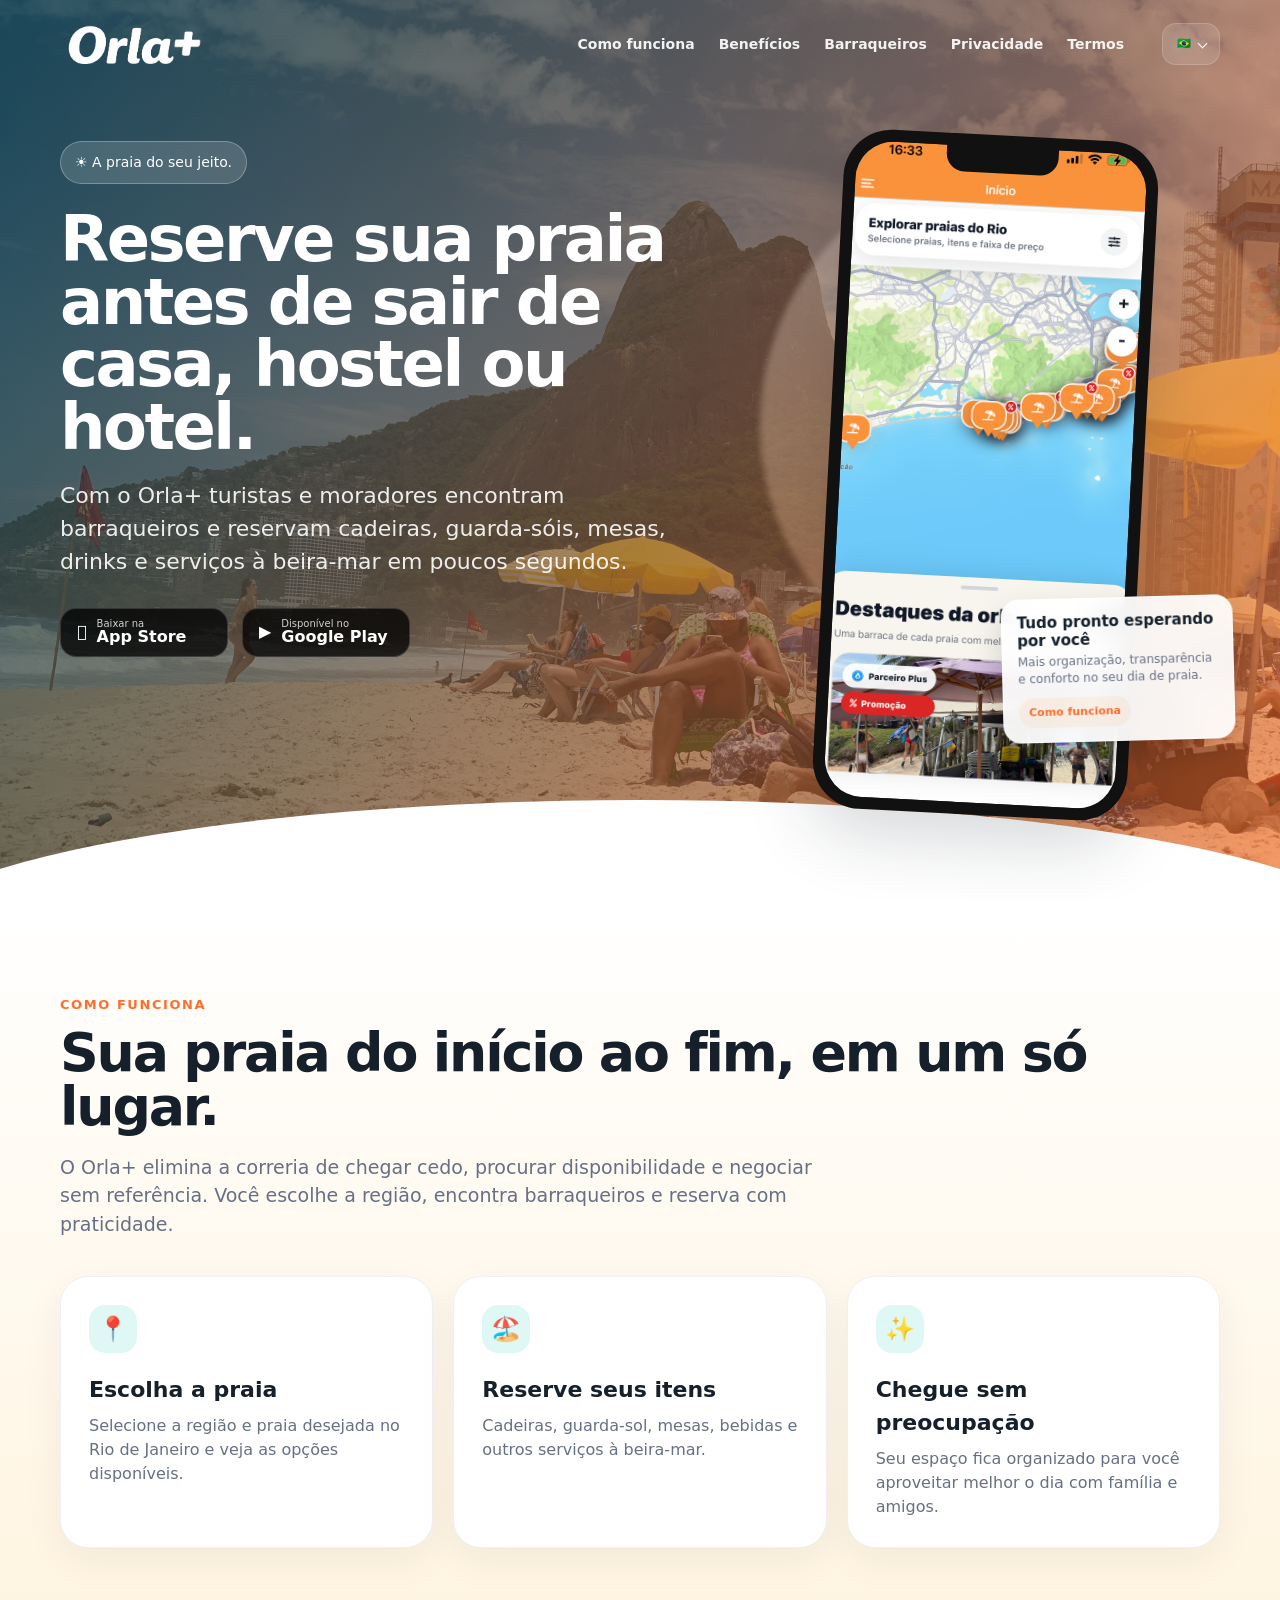
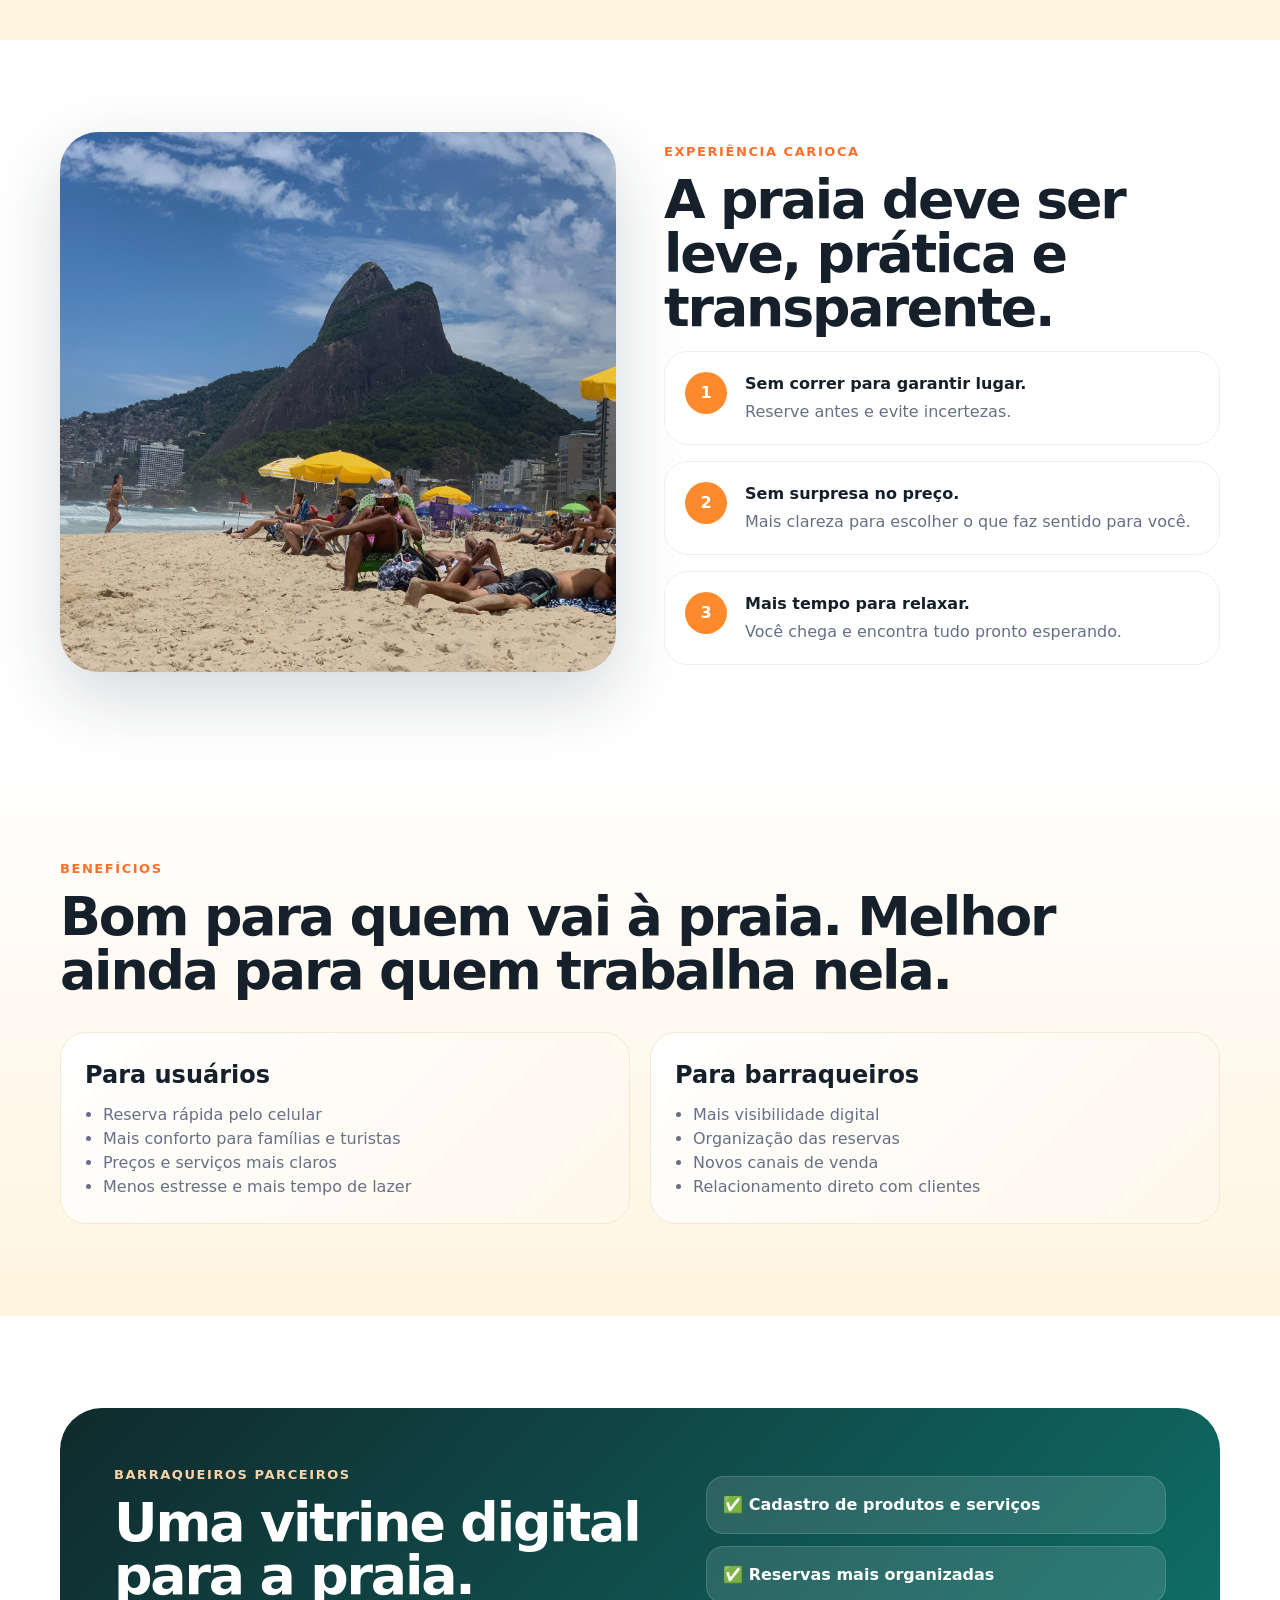
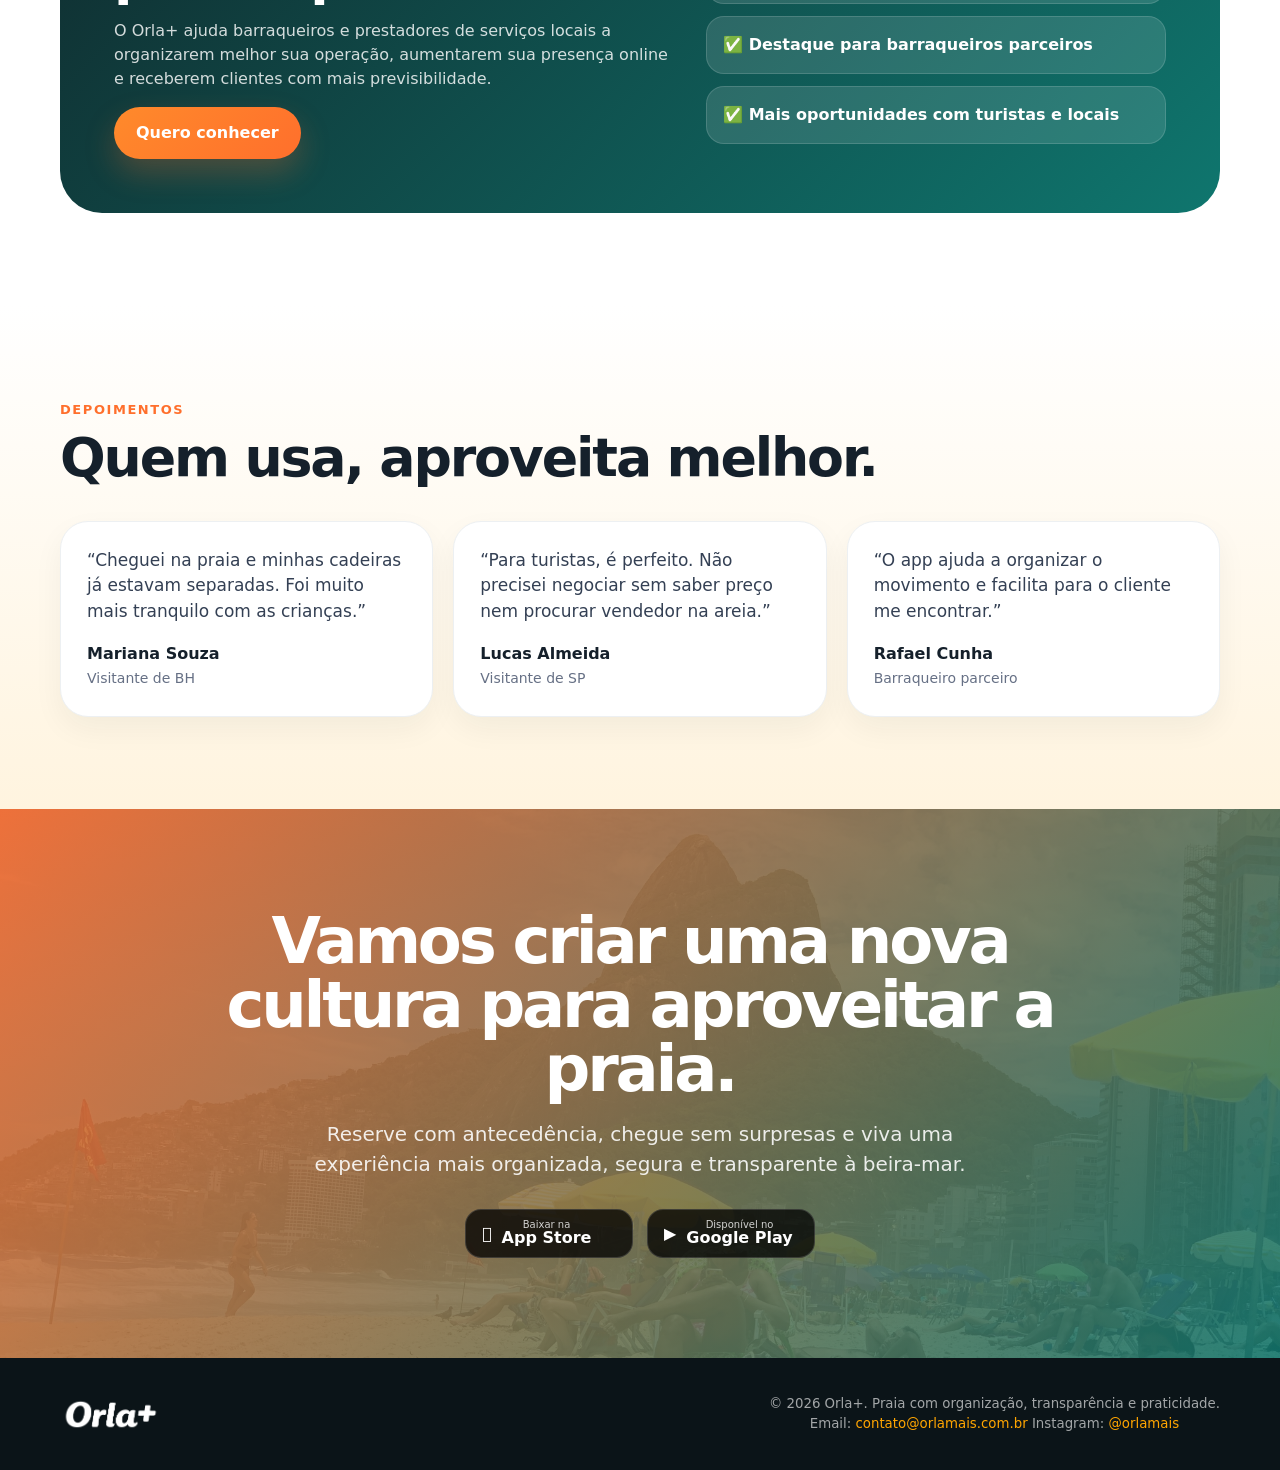
<file: index.html>
<!doctype html>
<html lang="pt-BR">
<head>
  <meta charset="utf-8" />
  <meta name="viewport" content="width=device-width, initial-scale=1" />
  <title>Orla+ | Reserve sua praia antes de sair de casa</title>
  <meta id="meta-description" name="description" content="Orla+ conecta turistas e moradores do Rio de Janeiro a barraqueiros para reservar cadeiras, guarda-sóis, mesas, drinks e serviços à beira-mar com mais praticidade." />
  <meta name="robots" content="index,follow" />
  <link rel="canonical" href="https://www.orlamais.com.br/" />
  <link rel="icon" type="image/svg+xml" href="./assets/logo-orlamais.svg" />
  <meta property="og:locale" content="pt_BR" />
  <meta property="og:site_name" content="Orla+" />
  <meta property="og:type" content="website" />
  <meta property="og:title" content="Orla+ | Reserve sua praia antes de sair de casa" />
  <meta property="og:description" content="Reserve cadeiras, guarda-sóis, mesas, drinks e serviços de praia no Rio de Janeiro com mais organização, transparência e praticidade." />
  <meta property="og:url" content="https://www.orlamais.com.br/" />
  <meta property="og:image" content="https://www.orlamais.com.br/assets/social-preview.png" />
  <meta property="og:image:width" content="1734" />
  <meta property="og:image:height" content="907" />
  <meta property="og:image:alt" content="Praia do Rio de Janeiro com identidade visual do Orla+" />
  <meta name="twitter:card" content="summary_large_image" />
  <meta name="twitter:title" content="Orla+ | Reserve sua praia antes de sair de casa" />
  <meta name="twitter:description" content="Reserve cadeiras, guarda-sóis, mesas, drinks e serviços de praia no Rio de Janeiro com mais organização, transparência e praticidade." />
  <meta name="twitter:image" content="https://www.orlamais.com.br/assets/social-preview.png" />
  <link rel="stylesheet" href="./styles.css" />
  <script type="application/ld+json">
    {
      "@context": "https://schema.org",
      "@graph": [
        {
          "@type": "Organization",
          "@id": "https://www.orlamais.com.br/#organization",
          "name": "Orla+",
          "url": "https://www.orlamais.com.br/",
          "logo": "https://www.orlamais.com.br/assets/logo-orlamais.svg",
          "email": "contato@orlamais.com.br"
        },
        {
          "@type": "WebSite",
          "@id": "https://www.orlamais.com.br/#website",
          "url": "https://www.orlamais.com.br/",
          "name": "Orla+",
          "publisher": {
            "@id": "https://www.orlamais.com.br/#organization"
          },
          "inLanguage": "pt-BR"
        },
        {
          "@type": "SoftwareApplication",
          "name": "Orla+",
          "applicationCategory": "TravelApplication",
          "operatingSystem": "iOS, Android",
          "description": "Aplicativo para reservar cadeiras, guarda-sóis, mesas, drinks e serviços de praia no Rio de Janeiro.",
          "url": "https://www.orlamais.com.br/",
          "downloadUrl": "https://apps.apple.com/br/app/orla/id6759345804",
          "sameAs": [
            "https://apps.apple.com/br/app/orla/id6759345804",
            "https://play.google.com/store/apps/details?id=com.pedropolisenso.orlaplus"
          ],
          "offers": {
            "@type": "Offer",
            "price": "0",
            "priceCurrency": "BRL"
          }
        }
      ]
    }
  </script>
</head>
<body class="landing-page">
  <header class="site-header site-header--overlay">
    <div class="container nav">
      <a class="brand" href="#top"><img src="./assets/app-white-logo.png" alt="Orla+" /></a>
      <nav class="nav-links nav-links--light" id="primary-nav" aria-label="Principal">
        <a href="#como-funciona" data-i18n="nav.howItWorks">Como funciona</a>
        <a href="#beneficios" data-i18n="nav.benefits">Benefícios</a>
        <a href="#barraqueiros" data-i18n="nav.vendors">Barraqueiros</a>
        <a href="./privacy.html" data-i18n="nav.privacy">Privacidade</a>
        <a href="./terms.html" data-i18n="nav.terms">Termos</a>
      </nav>
      <div class="nav-actions">
        <div class="language-switcher" data-language-switcher>
          <button
            class="language-switcher__toggle"
            type="button"
            aria-expanded="false"
            aria-controls="language-menu"
            aria-label="Selecionar idioma"
          >
            <span class="language-switcher__current" aria-hidden="true">🇧🇷</span>
            <span class="language-switcher__caret" aria-hidden="true"></span>
          </button>
          <div class="language-switcher__menu" id="language-menu" aria-label="Idioma">
            <button class="language-switcher__button is-active" type="button" data-lang="pt-BR" aria-label="Português" title="Português">🇧🇷</button>
            <button class="language-switcher__button" type="button" data-lang="en" aria-label="English" title="English">🇺🇸</button>
            <button class="language-switcher__button" type="button" data-lang="es" aria-label="Español" title="Español">🇪🇸</button>
          </div>
        </div>
        <button class="nav-toggle" type="button" aria-expanded="false" aria-controls="primary-nav" aria-label="Abrir menu">
          <span></span>
          <span></span>
          <span></span>
        </button>
      </div>
    </div>
  </header>
  <main id="top">
    <section class="hero hero--home">
      <div class="container hero-grid">
        <div class="hero-copy reveal">
          <span class="pill" data-i18n="hero.pill">☀️ A praia do seu jeito.</span>
          <h1 class="hero-title" data-i18n="hero.title">Reserve sua praia antes de sair de casa, hostel ou hotel.</h1>
          <p class="hero-subtitle" data-i18n="hero.subtitle">Com o Orla+ turistas e moradores encontram barraqueiros e reservam cadeiras, guarda-sóis, mesas, drinks e serviços à beira-mar em poucos segundos.</p>
          <div class="hero-actions" id="baixar">
            <a class="store" href="https://apps.apple.com/br/app/orla/id6759345804" target="_blank" rel="noreferrer">
              <span></span>
              <span><small data-i18n="stores.appStoreSmall">Baixar na</small><strong data-i18n="stores.appStore">App Store</strong></span>
            </a>
            <a class="store" href="https://play.google.com/store/apps/details?id=com.pedropolisenso.orlaplus" target="_blank" rel="noreferrer">
              <span>▶</span>
              <span><small data-i18n="stores.googlePlaySmall">Disponível no</small><strong data-i18n="stores.googlePlay">Google Play</strong></span>
            </a>
          </div>
        </div>
        <div class="phone-wrap reveal">
          <div class="blob"></div>
          <div class="phone"><img src="./assets/print-regions.jpg" alt="Tela do aplicativo Orla+ mostrando regiões de praia" data-i18n="hero.phoneAlt" data-i18n-attr="alt" /></div>
          <div class="floating-card">
            <strong data-i18n="hero.cardTitle">Tudo pronto esperando por você</strong>
            <span data-i18n="hero.cardText">Mais organização, transparência e conforto no seu dia de praia.</span>
            <a class="floating-card__cta" href="#como-funciona" data-i18n="hero.cardCta">Como funciona</a>
          </div>
        </div>
      </div>
    </section>
    <section class="section section--soft" id="como-funciona">
      <div class="container">
        <span class="eyebrow reveal" data-i18n="howItWorks.eyebrow">Como funciona</span>
        <h2 class="reveal" data-i18n="howItWorks.title">Sua praia do início ao fim, em um só lugar.</h2>
        <p class="lead reveal" data-i18n="howItWorks.lead">O Orla+ elimina a correria de chegar cedo, procurar disponibilidade e negociar sem referência. Você escolhe a região, encontra barraqueiros e reserva com praticidade.</p>
        <div class="cards">
          <div class="card reveal"><div class="icon">📍</div><h3 data-i18n="howItWorks.card1Title">Escolha a praia</h3><p data-i18n="howItWorks.card1Text">Selecione a região e praia desejada no Rio de Janeiro e veja as opções disponíveis.</p></div>
          <div class="card reveal"><div class="icon">🏖️</div><h3 data-i18n="howItWorks.card2Title">Reserve seus itens</h3><p data-i18n="howItWorks.card2Text">Cadeiras, guarda-sol, mesas, bebidas e outros serviços à beira-mar.</p></div>
          <div class="card reveal"><div class="icon">✨</div><h3 data-i18n="howItWorks.card3Title">Chegue sem preocupação</h3><p data-i18n="howItWorks.card3Text">Seu espaço fica organizado para você aproveitar melhor o dia com família e amigos.</p></div>
        </div>
      </div>
    </section>
    <section class="section">
      <div class="container split">
        <div class="beach-photo reveal" role="img" aria-label="Praia do Rio de Janeiro ensolarada" data-i18n="experience.photoAlt" data-i18n-attr="aria-label"></div>
        <div class="reveal">
          <span class="eyebrow" data-i18n="experience.eyebrow">Experiência carioca</span>
          <h2 data-i18n="experience.title">A praia deve ser leve, prática e transparente.</h2>
          <div class="steps">
            <div class="step"><div class="num">1</div><div><strong data-i18n="experience.step1Title">Sem correr para garantir lugar.</strong><span data-i18n="experience.step1Text">Reserve antes e evite incertezas.</span></div></div>
            <div class="step"><div class="num">2</div><div><strong data-i18n="experience.step2Title">Sem surpresa no preço.</strong><span data-i18n="experience.step2Text">Mais clareza para escolher o que faz sentido para você.</span></div></div>
            <div class="step"><div class="num">3</div><div><strong data-i18n="experience.step3Title">Mais tempo para relaxar.</strong><span data-i18n="experience.step3Text">Você chega e encontra tudo pronto esperando.</span></div></div>
          </div>
        </div>
      </div>
    </section>
    <section class="section section--soft" id="beneficios">
      <div class="container">
        <span class="eyebrow reveal" data-i18n="benefits.eyebrow">Benefícios</span>
        <h2 class="reveal" data-i18n="benefits.title">Bom para quem vai à praia. Melhor ainda para quem trabalha nela.</h2>
        <div class="benefits">
          <div class="benefit reveal"><h3 data-i18n="benefits.usersTitle">Para usuários</h3><ul><li data-i18n="benefits.user1">Reserva rápida pelo celular</li><li data-i18n="benefits.user2">Mais conforto para famílias e turistas</li><li data-i18n="benefits.user3">Preços e serviços mais claros</li><li data-i18n="benefits.user4">Menos estresse e mais tempo de lazer</li></ul></div>
          <div class="benefit reveal"><h3 data-i18n="benefits.vendorsTitle">Para barraqueiros</h3><ul><li data-i18n="benefits.vendor1">Mais visibilidade digital</li><li data-i18n="benefits.vendor2">Organização das reservas</li><li data-i18n="benefits.vendor3">Novos canais de venda</li><li data-i18n="benefits.vendor4">Relacionamento direto com clientes</li></ul></div>
        </div>
      </div>
    </section>
    <section class="section" id="barraqueiros">
      <div class="container vendor reveal">
        <div>
          <span class="eyebrow eyebrow--warm" data-i18n="vendors.eyebrow">Barraqueiros parceiros</span>
          <h2 data-i18n="vendors.title">Uma vitrine digital para a praia.</h2>
          <p data-i18n="vendors.text">O Orla+ ajuda barraqueiros e prestadores de serviços locais a organizarem melhor sua operação, aumentarem sua presença online e receberem clientes com mais previsibilidade.</p>
          <a class="btn" href="#baixar" data-i18n="vendors.cta">Quero conhecer</a>
        </div>
        <div class="vendor-list">
          <div data-i18n="vendors.list1">✅ Cadastro de produtos e serviços</div>
          <div data-i18n="vendors.list2">✅ Reservas mais organizadas</div>
          <div data-i18n="vendors.list3">✅ Destaque para barraqueiros parceiros</div>
          <div data-i18n="vendors.list4">✅ Mais oportunidades com turistas e locais</div>
        </div>
      </div>
    </section>
    <section class="section section--soft">
      <div class="container">
        <span class="eyebrow reveal" data-i18n="testimonials.eyebrow">Depoimentos</span>
        <h2 class="reveal" data-i18n="testimonials.title">Quem usa, aproveita melhor.</h2>
        <div class="testimonials">
          <div class="quote reveal"><p data-i18n="testimonials.quote1">“Cheguei na praia e minhas cadeiras já estavam separadas. Foi muito mais tranquilo com as crianças.”</p><strong>Mariana Souza</strong><span data-i18n="testimonials.role1">Visitante de BH</span></div>
          <div class="quote reveal"><p data-i18n="testimonials.quote2">“Para turistas, é perfeito. Não precisei negociar sem saber preço nem procurar vendedor na areia.”</p><strong>Lucas Almeida</strong><span data-i18n="testimonials.role2">Visitante de SP</span></div>
          <div class="quote reveal"><p data-i18n="testimonials.quote3">“O app ajuda a organizar o movimento e facilita para o cliente me encontrar.”</p><strong>Rafael Cunha</strong><span data-i18n="testimonials.role3">Barraqueiro parceiro</span></div>
        </div>
      </div>
    </section>
    <section class="cta">
      <div class="container reveal">
        <h2 data-i18n="closing.title">Vamos criar uma nova cultura para aproveitar a praia.</h2>
        <p data-i18n="closing.text">Reserve com antecedência, chegue sem surpresas e viva uma experiência mais organizada, segura e transparente à beira-mar.</p>
        <div class="hero-actions hero-actions--center">
          <a class="store" href="https://apps.apple.com/br/app/orla/id6759345804" target="_blank" rel="noreferrer">
            <span></span>
            <span><small data-i18n="stores.appStoreSmall">Baixar na</small><strong data-i18n="stores.appStore">App Store</strong></span>
          </a>
          <a class="store" href="https://play.google.com/store/apps/details?id=com.pedropolisenso.orlaplus" target="_blank" rel="noreferrer">
            <span>▶</span>
            <span><small data-i18n="stores.googlePlaySmall">Disponível no</small><strong data-i18n="stores.googlePlay">Google Play</strong></span>
          </a>
        </div>
      </div>
    </section>
  </main>
  <footer>
    <div class="container foot">
      <img src="./assets/app-white-logo.png" alt="Orla+" />
      <small style="text-align: center;"><span data-i18n="footer.copy">© 2026 Orla+. Praia com organização, transparência e praticidade.</span>
        <br>
        <span data-i18n="footer.emailLabel">Email:</span> <a style="color: orange;" href="mailto:contato@orlamais.com.br">contato@orlamais.com.br</a>
        <span data-i18n="footer.instagramLabel">Instagram:</span> <a style="color: orange;" href="https://www.instagram.com/orlamais" target="_blank" rel="noreferrer">@orlamais</a>
      </small>
    </div>
  </footer>
  <script src="./script.js"></script>
</body>
</html>
</file>
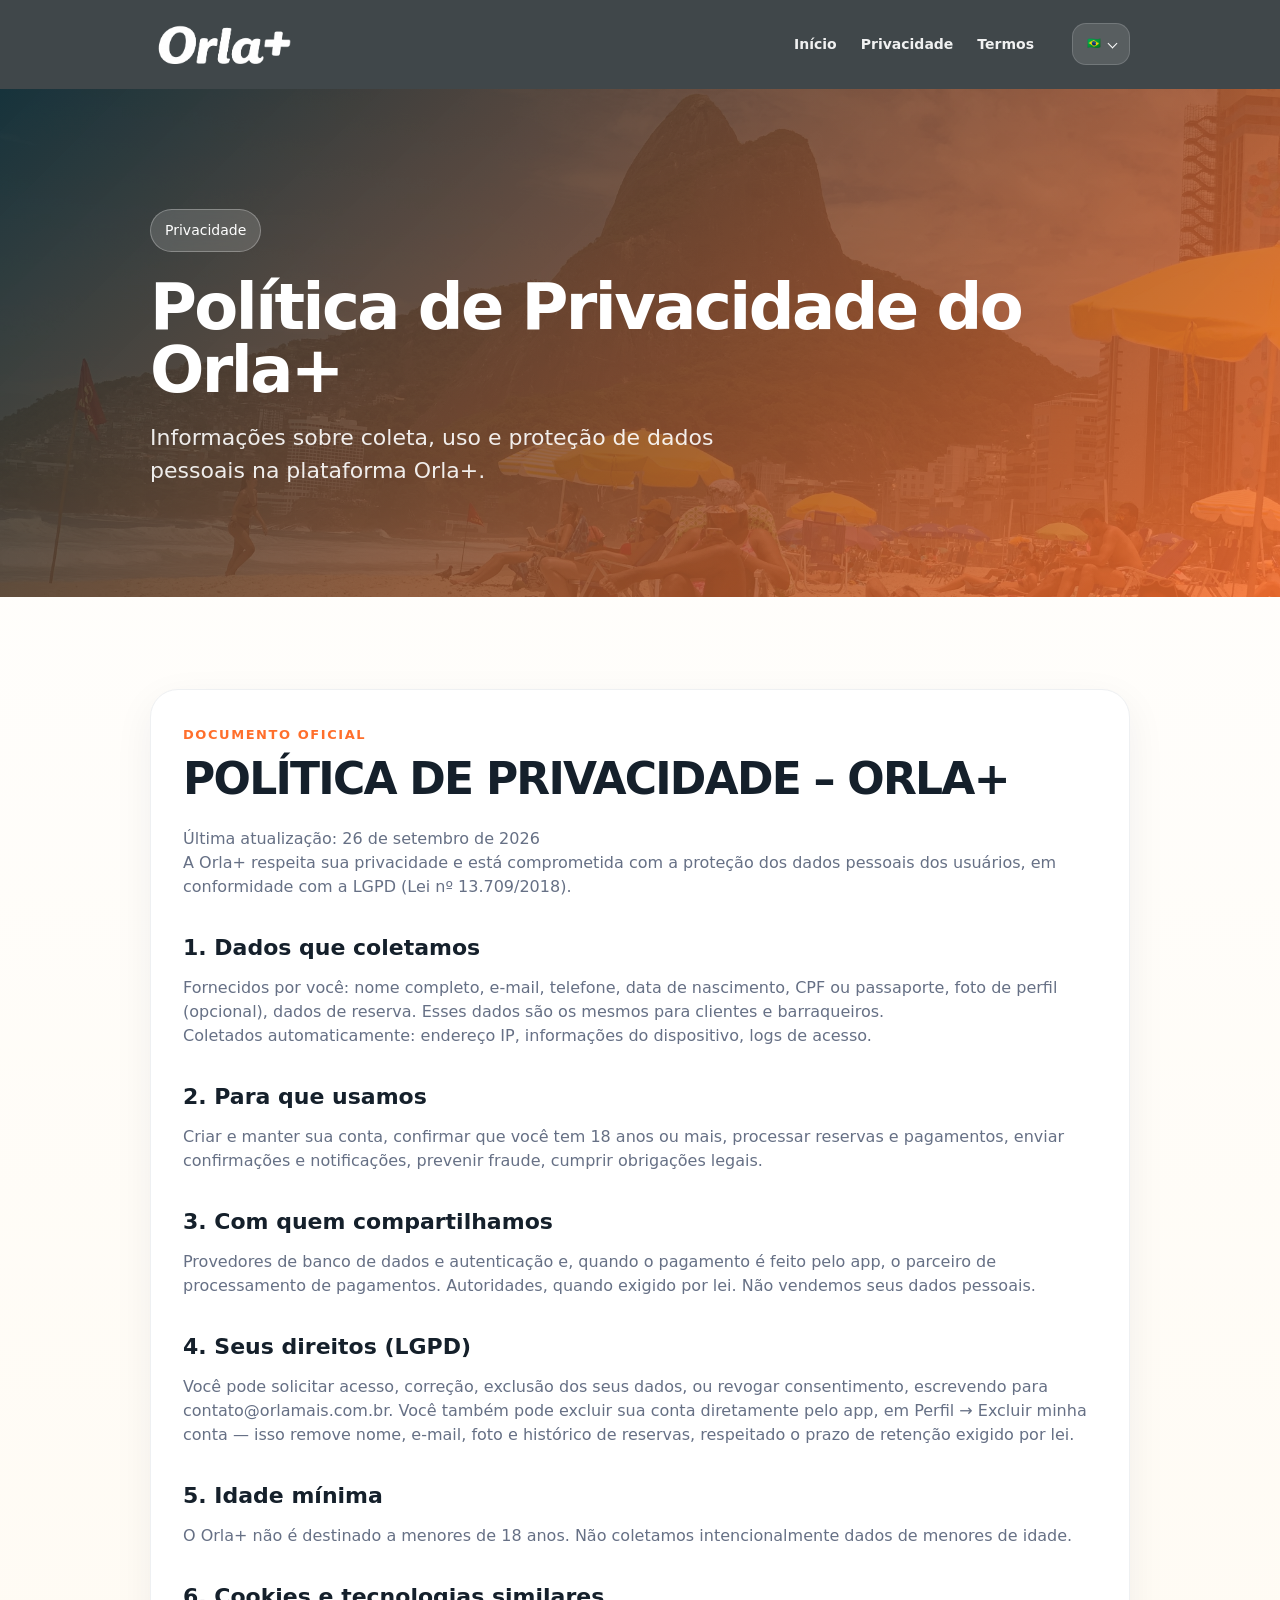
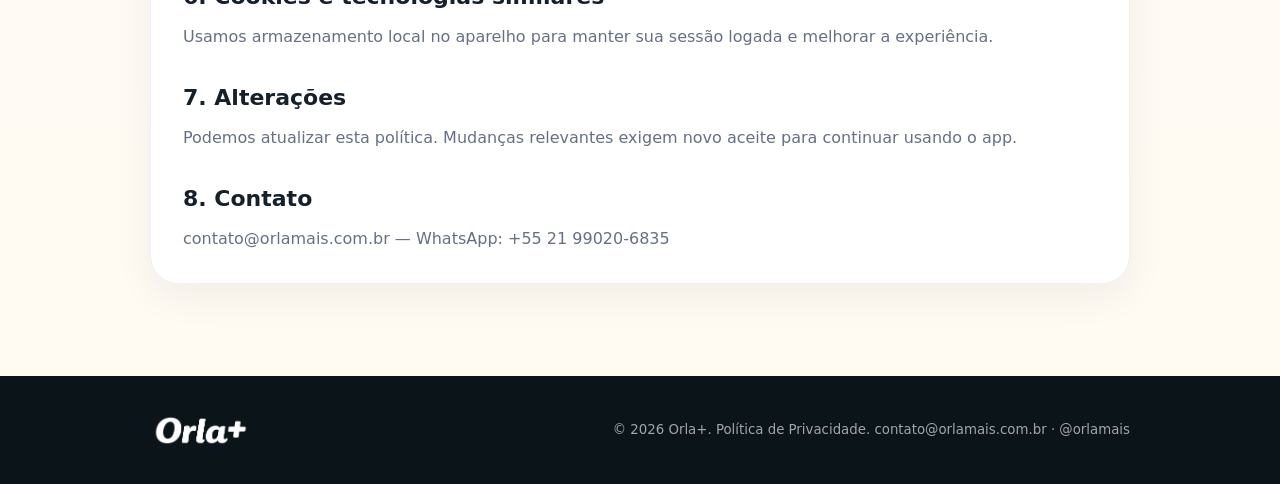
<file: privacy.html>
<!doctype html>
<html lang="pt-BR">
<head>
  <meta charset="utf-8" />
  <meta name="viewport" content="width=device-width, initial-scale=1" />
  <title>Orla+ | Política de Privacidade</title>
  <meta id="meta-description" name="description" content="Política de Privacidade do Orla+, incluindo informações sobre coleta, uso, retenção e proteção de dados pessoais." />
  <meta name="robots" content="index,follow" />
  <link rel="canonical" href="https://www.orlamais.com.br/privacy.html" />
  <link rel="icon" type="image/svg+xml" href="./assets/logo-orlamais.svg" />
  <meta property="og:locale" content="pt_BR" />
  <meta property="og:site_name" content="Orla+" />
  <meta property="og:type" content="article" />
  <meta property="og:title" content="Orla+ | Política de Privacidade" />
  <meta property="og:description" content="Leia a Política de Privacidade do Orla+ e entenda como os dados pessoais são tratados na plataforma." />
  <meta property="og:url" content="https://www.orlamais.com.br/privacy.html" />
  <meta property="og:image" content="https://www.orlamais.com.br/assets/social-preview.png" />
  <meta name="twitter:card" content="summary_large_image" />
  <meta name="twitter:title" content="Orla+ | Política de Privacidade" />
  <meta name="twitter:description" content="Leia a Política de Privacidade do Orla+ e entenda como os dados pessoais são tratados na plataforma." />
  <meta name="twitter:image" content="https://www.orlamais.com.br/assets/social-preview.png" />
  <link rel="stylesheet" href="./styles.css" />
</head>
<body class="legal-page" data-i18n-page="privacyPage">
  <header class="site-header site-header--solid">
    <div class="container nav">
      <a class="brand" href="./index.html"><img src="./assets/app-white-logo.png" alt="Orla+" /></a>
      <nav class="nav-links nav-links--dark" id="primary-nav" aria-label="Principal">
        <a href="./index.html" data-i18n="nav.home">Início</a>
        <a href="./privacy.html" data-i18n="nav.privacy">Privacidade</a>
        <a href="./terms.html" data-i18n="nav.terms">Termos</a>
      </nav>
      <div class="nav-actions">
        <div class="language-switcher" data-language-switcher>
          <button
            class="language-switcher__toggle"
            type="button"
            aria-expanded="false"
            aria-controls="language-menu"
            aria-label="Selecionar idioma"
          >
            <span class="language-switcher__current" aria-hidden="true">🇧🇷</span>
            <span class="language-switcher__caret" aria-hidden="true"></span>
          </button>
          <div class="language-switcher__menu" id="language-menu" aria-label="Idioma">
            <button class="language-switcher__button is-active" type="button" data-lang="pt-BR" aria-label="Português" title="Português">🇧🇷</button>
            <button class="language-switcher__button" type="button" data-lang="en" aria-label="English" title="English">🇺🇸</button>
            <button class="language-switcher__button" type="button" data-lang="es" aria-label="Español" title="Español">🇪🇸</button>
          </div>
        </div>
        <button class="nav-toggle" type="button" aria-expanded="false" aria-controls="primary-nav" aria-label="Abrir menu">
          <span></span>
          <span></span>
          <span></span>
        </button>
      </div>
    </div>
  </header>
  <main>
    <section class="hero hero--legal">
      <div class="container">
        <span class="pill" data-i18n="privacyPage.hero.pill">Privacidade</span>
        <h1 data-i18n="privacyPage.hero.title">Política de Privacidade do Orla+</h1>
        <p data-i18n="privacyPage.hero.subtitle">Informações sobre coleta, uso e proteção de dados pessoais na plataforma Orla+.</p>
      </div>
    </section>
    <section class="section">
      <div class="container">
        <div class="legal-card">
          <span class="eyebrow" data-i18n="legal.docBadge">Documento Oficial</span>
          <h2 data-i18n="privacyPage.docTitle">POLÍTICA DE PRIVACIDADE – ORLA+</h2>
          <div class="legal-block" data-i18n="privacyPage.intro">Última atualização: 26 de setembro de 2026
A Orla+ respeita sua privacidade e está comprometida com a proteção dos dados pessoais dos usuários, em conformidade com a LGPD (Lei nº 13.709/2018).</div>
          <h3 data-i18n="privacyPage.s1Title">1. Dados que coletamos</h3>
          <div class="legal-block" data-i18n="privacyPage.s1Body">Fornecidos por você: nome completo, e-mail, telefone, data de nascimento, CPF ou passaporte, foto de perfil (opcional), dados de reserva. Esses dados são os mesmos para clientes e barraqueiros.
Coletados automaticamente: endereço IP, informações do dispositivo, logs de acesso.</div>
          <h3 data-i18n="privacyPage.s2Title">2. Para que usamos</h3>
          <div class="legal-block" data-i18n="privacyPage.s2Body">Criar e manter sua conta, confirmar que você tem 18 anos ou mais, processar reservas e pagamentos, enviar confirmações e notificações, prevenir fraude, cumprir obrigações legais.</div>
          <h3 data-i18n="privacyPage.s3Title">3. Com quem compartilhamos</h3>
          <div class="legal-block" data-i18n="privacyPage.s3Body">Provedores de banco de dados e autenticação e, quando o pagamento é feito pelo app, o parceiro de processamento de pagamentos. Autoridades, quando exigido por lei. Não vendemos seus dados pessoais.</div>
          <h3 data-i18n="privacyPage.s4Title">4. Seus direitos (LGPD)</h3>
          <div class="legal-block" data-i18n="privacyPage.s4Body">Você pode solicitar acesso, correção, exclusão dos seus dados, ou revogar consentimento, escrevendo para contato@orlamais.com.br. Você também pode excluir sua conta diretamente pelo app, em Perfil → Excluir minha conta — isso remove nome, e-mail, foto e histórico de reservas, respeitado o prazo de retenção exigido por lei.</div>
          <h3 data-i18n="privacyPage.s5Title">5. Idade mínima</h3>
          <div class="legal-block" data-i18n="privacyPage.s5Body">O Orla+ não é destinado a menores de 18 anos. Não coletamos intencionalmente dados de menores de idade.</div>
          <h3 data-i18n="privacyPage.s6Title">6. Cookies e tecnologias similares</h3>
          <div class="legal-block" data-i18n="privacyPage.s6Body">Usamos armazenamento local no aparelho para manter sua sessão logada e melhorar a experiência.</div>
          <h3 data-i18n="privacyPage.s7Title">7. Alterações</h3>
          <div class="legal-block" data-i18n="privacyPage.s7Body">Podemos atualizar esta política. Mudanças relevantes exigem novo aceite para continuar usando o app.</div>
          <h3 data-i18n="privacyPage.s8Title">8. Contato</h3>
          <div class="legal-block" data-i18n="privacyPage.s8Body">contato@orlamais.com.br — WhatsApp: +55 21 99020-6835</div>
        </div>
      </div>
    </section>
  </main>
  <footer>
    <div class="container foot">
      <img src="./assets/app-white-logo.png" alt="Orla+" />
      <small><span data-i18n="privacyPage.footerCopy">© 2026 Orla+. Política de Privacidade.</span> <a href="mailto:contato@orlamais.com.br">contato@orlamais.com.br</a> · <a href="https://www.instagram.com/orlamais" target="_blank" rel="noreferrer">@orlamais</a></small>
    </div>
  </footer>
  <script src="./script.js"></script>
</body>
</html>
</file>
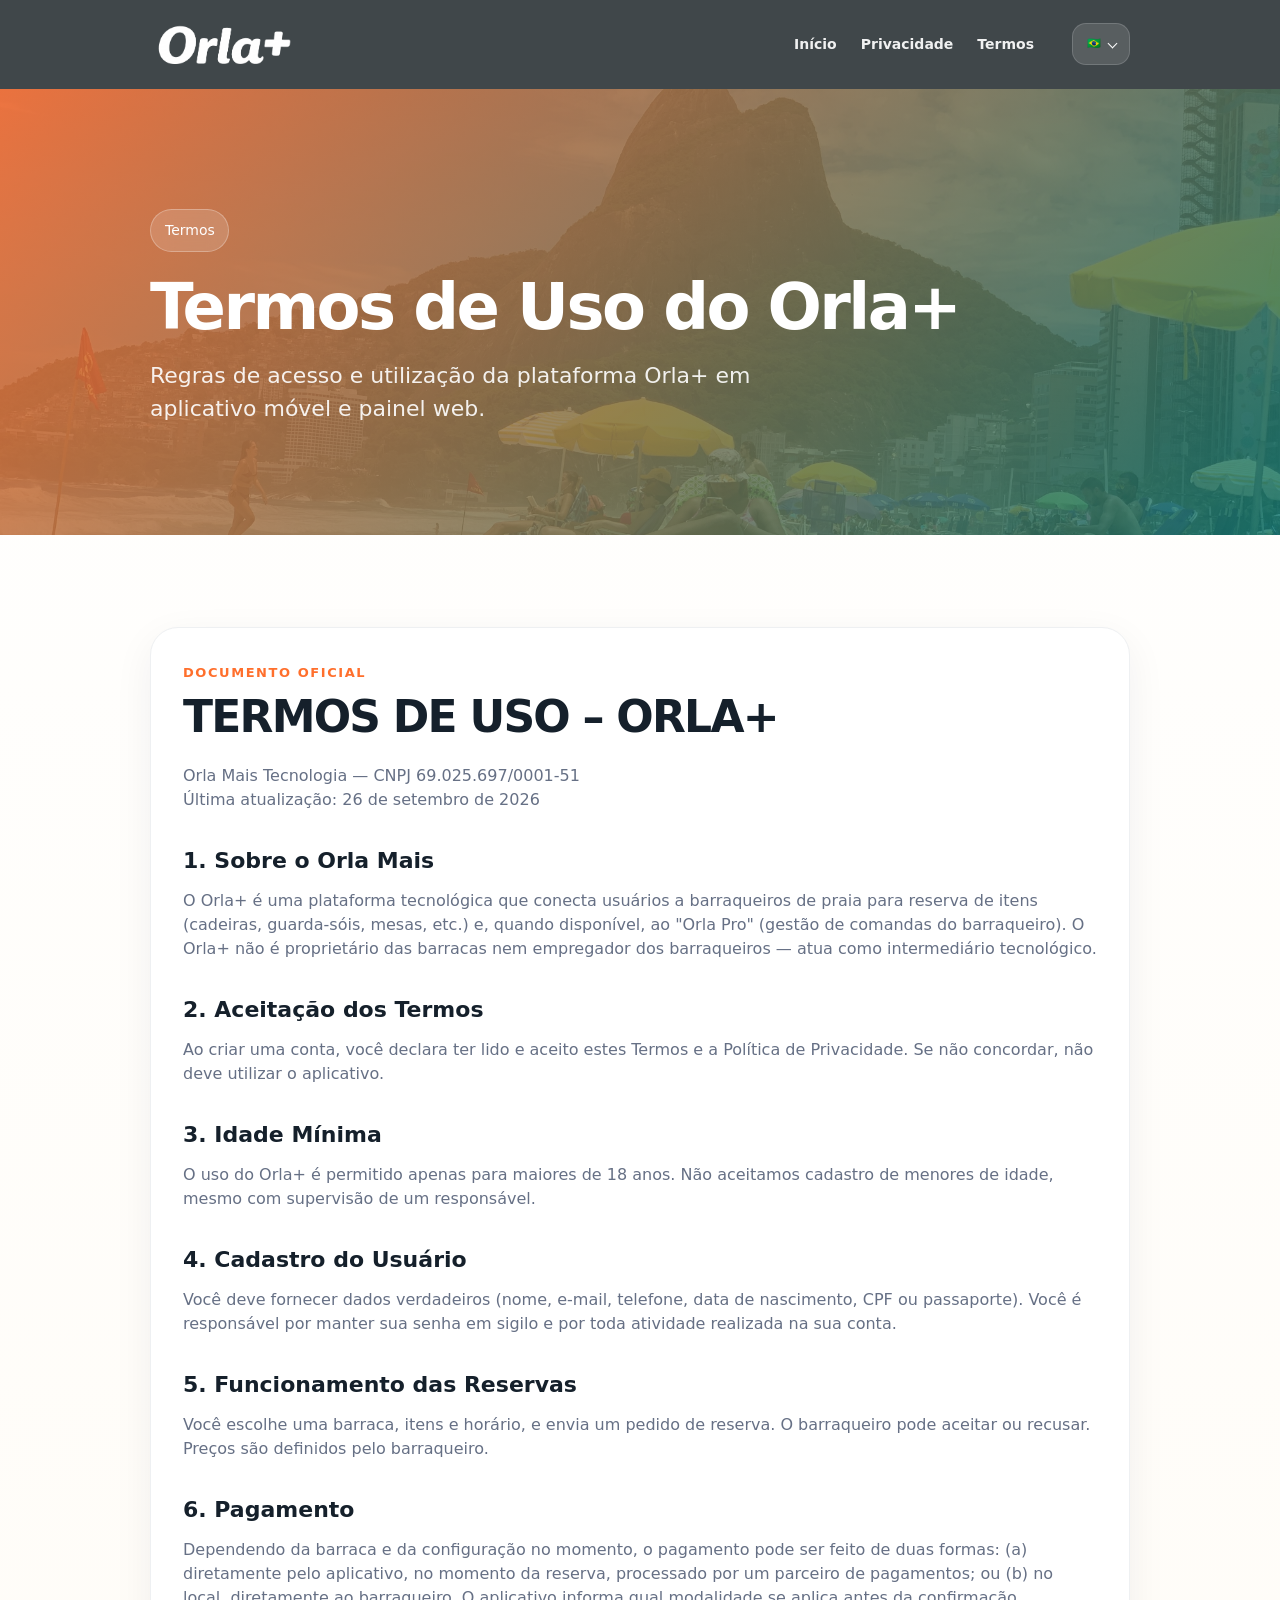
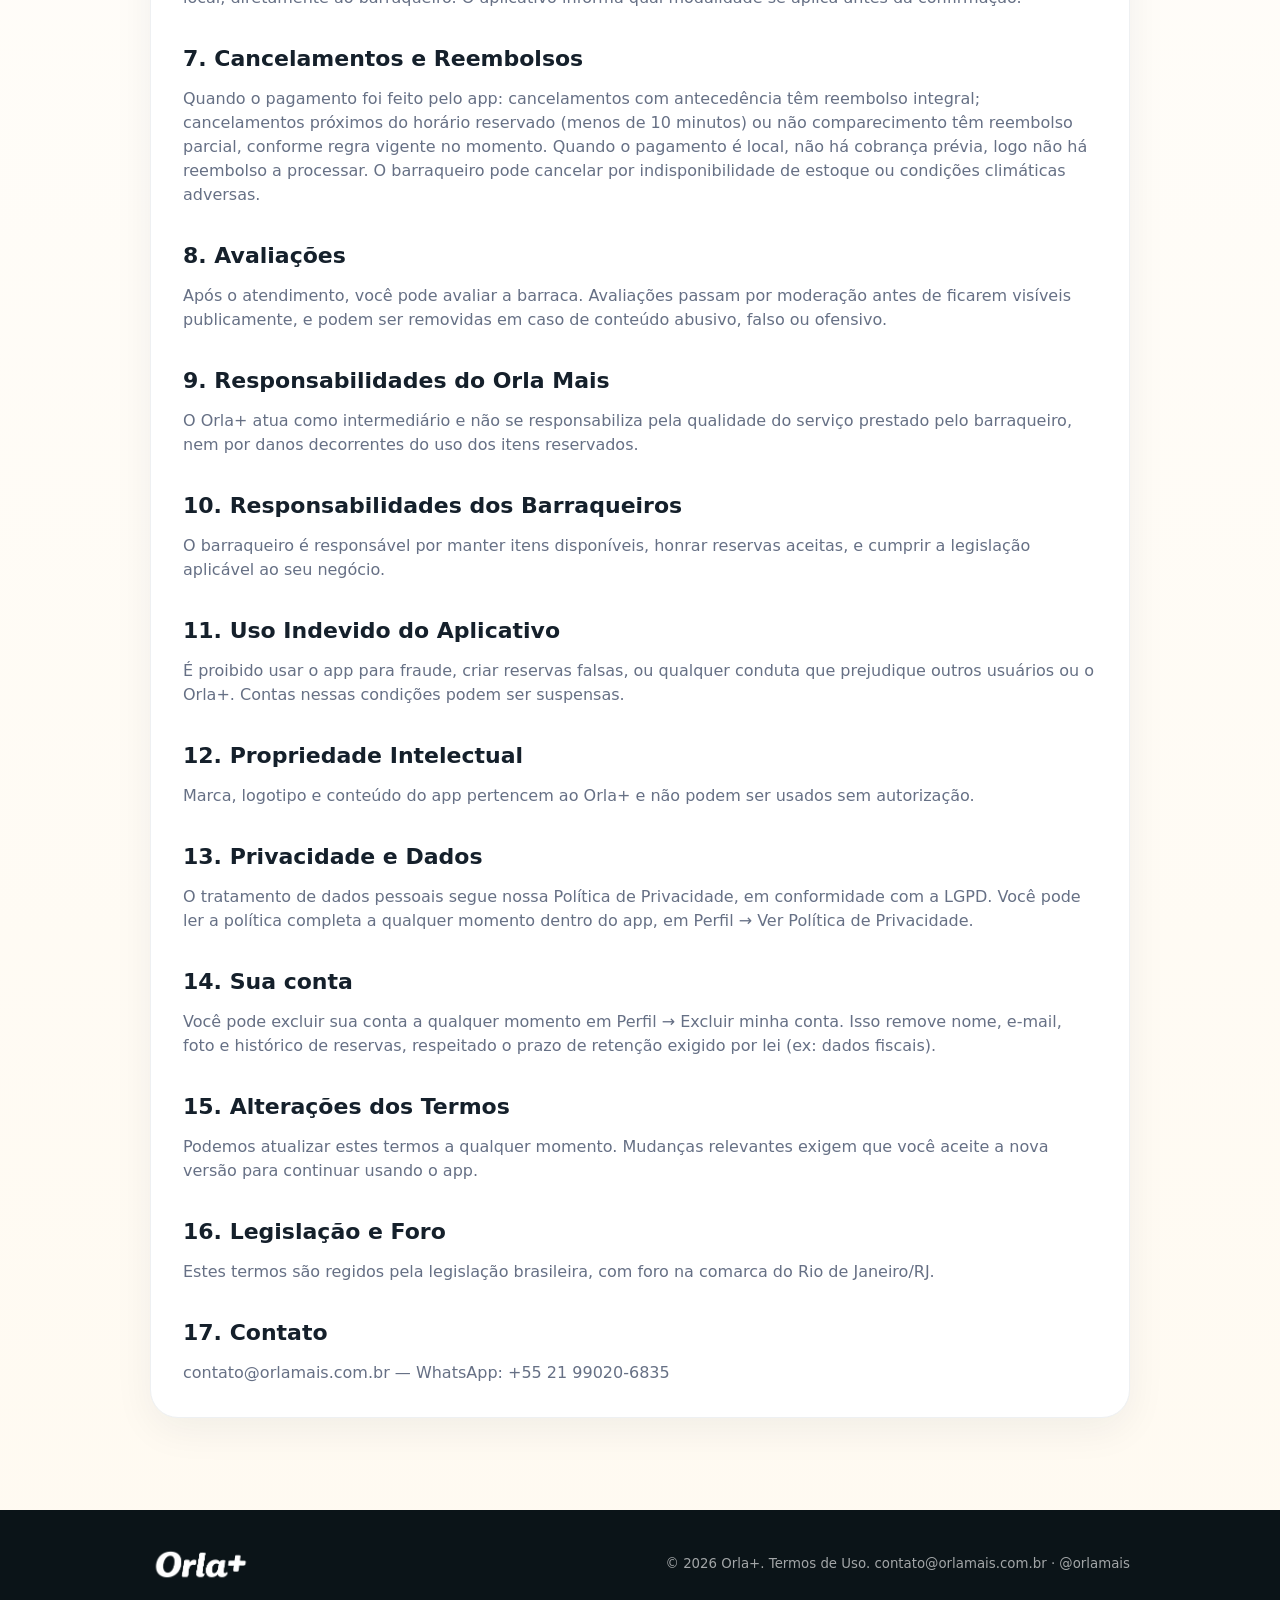
<file: terms.html>
<!doctype html>
<html lang="pt-BR">
<head>
  <meta charset="utf-8" />
  <meta name="viewport" content="width=device-width, initial-scale=1" />
  <title>Orla+ | Termos de Uso</title>
  <meta id="meta-description" name="description" content="Termos de Uso do Orla+, com regras de acesso, reservas, responsabilidades e uso da plataforma." />
  <meta name="robots" content="index,follow" />
  <link rel="canonical" href="https://www.orlamais.com.br/terms.html" />
  <link rel="icon" type="image/svg+xml" href="./assets/logo-orlamais.svg" />
  <meta property="og:locale" content="pt_BR" />
  <meta property="og:site_name" content="Orla+" />
  <meta property="og:type" content="article" />
  <meta property="og:title" content="Orla+ | Termos de Uso" />
  <meta property="og:description" content="Leia os Termos de Uso do Orla+ e entenda as regras de funcionamento da plataforma." />
  <meta property="og:url" content="https://www.orlamais.com.br/terms.html" />
  <meta property="og:image" content="https://www.orlamais.com.br/assets/social-preview.png" />
  <meta name="twitter:card" content="summary_large_image" />
  <meta name="twitter:title" content="Orla+ | Termos de Uso" />
  <meta name="twitter:description" content="Leia os Termos de Uso do Orla+ e entenda as regras de funcionamento da plataforma." />
  <meta name="twitter:image" content="https://www.orlamais.com.br/assets/social-preview.png" />
  <link rel="stylesheet" href="./styles.css" />
</head>
<body class="legal-page" data-i18n-page="termsPage">
  <header class="site-header site-header--solid">
    <div class="container nav">
      <a class="brand" href="./index.html"><img src="./assets/app-white-logo.png" alt="Orla+" /></a>
      <nav class="nav-links nav-links--dark" id="primary-nav" aria-label="Principal">
        <a href="./index.html" data-i18n="nav.home">Início</a>
        <a href="./privacy.html" data-i18n="nav.privacy">Privacidade</a>
        <a href="./terms.html" data-i18n="nav.terms">Termos</a>
      </nav>
      <div class="nav-actions">
        <div class="language-switcher" data-language-switcher>
          <button
            class="language-switcher__toggle"
            type="button"
            aria-expanded="false"
            aria-controls="language-menu"
            aria-label="Selecionar idioma"
          >
            <span class="language-switcher__current" aria-hidden="true">🇧🇷</span>
            <span class="language-switcher__caret" aria-hidden="true"></span>
          </button>
          <div class="language-switcher__menu" id="language-menu" aria-label="Idioma">
            <button class="language-switcher__button is-active" type="button" data-lang="pt-BR" aria-label="Português" title="Português">🇧🇷</button>
            <button class="language-switcher__button" type="button" data-lang="en" aria-label="English" title="English">🇺🇸</button>
            <button class="language-switcher__button" type="button" data-lang="es" aria-label="Español" title="Español">🇪🇸</button>
          </div>
        </div>
        <button class="nav-toggle" type="button" aria-expanded="false" aria-controls="primary-nav" aria-label="Abrir menu">
          <span></span>
          <span></span>
          <span></span>
        </button>
      </div>
    </div>
  </header>
  <main>
    <section class="hero hero--legal hero--terms">
      <div class="container">
        <span class="pill" data-i18n="termsPage.hero.pill">Termos</span>
        <h1 data-i18n="termsPage.hero.title">Termos de Uso do Orla+</h1>
        <p data-i18n="termsPage.hero.subtitle">Regras de acesso e utilização da plataforma Orla+ em aplicativo móvel e painel web.</p>
      </div>
    </section>
    <section class="section">
      <div class="container">
        <div class="legal-card">
          <span class="eyebrow" data-i18n="legal.docBadge">Documento Oficial</span>
          <h2 data-i18n="termsPage.docTitle">TERMOS DE USO – ORLA+</h2>
          <div class="legal-block" data-i18n="termsPage.intro">Orla Mais Tecnologia — CNPJ 69.025.697/0001-51
Última atualização: 26 de setembro de 2026</div>
          <h3 data-i18n="termsPage.s1Title">1. Sobre o Orla Mais</h3>
          <div class="legal-block" data-i18n="termsPage.s1Body">O Orla+ é uma plataforma tecnológica que conecta usuários a barraqueiros de praia para reserva de itens (cadeiras, guarda-sóis, mesas, etc.) e, quando disponível, ao "Orla Pro" (gestão de comandas do barraqueiro). O Orla+ não é proprietário das barracas nem empregador dos barraqueiros — atua como intermediário tecnológico.</div>
          <h3 data-i18n="termsPage.s2Title">2. Aceitação dos Termos</h3>
          <div class="legal-block" data-i18n="termsPage.s2Body">Ao criar uma conta, você declara ter lido e aceito estes Termos e a Política de Privacidade. Se não concordar, não deve utilizar o aplicativo.</div>
          <h3 data-i18n="termsPage.s3Title">3. Idade Mínima</h3>
          <div class="legal-block" data-i18n="termsPage.s3Body">O uso do Orla+ é permitido apenas para maiores de 18 anos. Não aceitamos cadastro de menores de idade, mesmo com supervisão de um responsável.</div>
          <h3 data-i18n="termsPage.s4Title">4. Cadastro do Usuário</h3>
          <div class="legal-block" data-i18n="termsPage.s4Body">Você deve fornecer dados verdadeiros (nome, e-mail, telefone, data de nascimento, CPF ou passaporte). Você é responsável por manter sua senha em sigilo e por toda atividade realizada na sua conta.</div>
          <h3 data-i18n="termsPage.s5Title">5. Funcionamento das Reservas</h3>
          <div class="legal-block" data-i18n="termsPage.s5Body">Você escolhe uma barraca, itens e horário, e envia um pedido de reserva. O barraqueiro pode aceitar ou recusar. Preços são definidos pelo barraqueiro.</div>
          <h3 data-i18n="termsPage.s6Title">6. Pagamento</h3>
          <div class="legal-block" data-i18n="termsPage.s6Body">Dependendo da barraca e da configuração no momento, o pagamento pode ser feito de duas formas: (a) diretamente pelo aplicativo, no momento da reserva, processado por um parceiro de pagamentos; ou (b) no local, diretamente ao barraqueiro. O aplicativo informa qual modalidade se aplica antes da confirmação.</div>
          <h3 data-i18n="termsPage.s7Title">7. Cancelamentos e Reembolsos</h3>
          <div class="legal-block" data-i18n="termsPage.s7Body">Quando o pagamento foi feito pelo app: cancelamentos com antecedência têm reembolso integral; cancelamentos próximos do horário reservado (menos de 10 minutos) ou não comparecimento têm reembolso parcial, conforme regra vigente no momento. Quando o pagamento é local, não há cobrança prévia, logo não há reembolso a processar. O barraqueiro pode cancelar por indisponibilidade de estoque ou condições climáticas adversas.</div>
          <h3 data-i18n="termsPage.s8Title">8. Avaliações</h3>
          <div class="legal-block" data-i18n="termsPage.s8Body">Após o atendimento, você pode avaliar a barraca. Avaliações passam por moderação antes de ficarem visíveis publicamente, e podem ser removidas em caso de conteúdo abusivo, falso ou ofensivo.</div>
          <h3 data-i18n="termsPage.s9Title">9. Responsabilidades do Orla Mais</h3>
          <div class="legal-block" data-i18n="termsPage.s9Body">O Orla+ atua como intermediário e não se responsabiliza pela qualidade do serviço prestado pelo barraqueiro, nem por danos decorrentes do uso dos itens reservados.</div>
          <h3 data-i18n="termsPage.s10Title">10. Responsabilidades dos Barraqueiros</h3>
          <div class="legal-block" data-i18n="termsPage.s10Body">O barraqueiro é responsável por manter itens disponíveis, honrar reservas aceitas, e cumprir a legislação aplicável ao seu negócio.</div>
          <h3 data-i18n="termsPage.s11Title">11. Uso Indevido do Aplicativo</h3>
          <div class="legal-block" data-i18n="termsPage.s11Body">É proibido usar o app para fraude, criar reservas falsas, ou qualquer conduta que prejudique outros usuários ou o Orla+. Contas nessas condições podem ser suspensas.</div>
          <h3 data-i18n="termsPage.s12Title">12. Propriedade Intelectual</h3>
          <div class="legal-block" data-i18n="termsPage.s12Body">Marca, logotipo e conteúdo do app pertencem ao Orla+ e não podem ser usados sem autorização.</div>
          <h3 data-i18n="termsPage.s13Title">13. Privacidade e Dados</h3>
          <div class="legal-block" data-i18n="termsPage.s13Body">O tratamento de dados pessoais segue nossa Política de Privacidade, em conformidade com a LGPD. Você pode ler a política completa a qualquer momento dentro do app, em Perfil → Ver Política de Privacidade.</div>
          <h3 data-i18n="termsPage.s14Title">14. Sua conta</h3>
          <div class="legal-block" data-i18n="termsPage.s14Body">Você pode excluir sua conta a qualquer momento em Perfil → Excluir minha conta. Isso remove nome, e-mail, foto e histórico de reservas, respeitado o prazo de retenção exigido por lei (ex: dados fiscais).</div>
          <h3 data-i18n="termsPage.s15Title">15. Alterações dos Termos</h3>
          <div class="legal-block" data-i18n="termsPage.s15Body">Podemos atualizar estes termos a qualquer momento. Mudanças relevantes exigem que você aceite a nova versão para continuar usando o app.</div>
          <h3 data-i18n="termsPage.s16Title">16. Legislação e Foro</h3>
          <div class="legal-block" data-i18n="termsPage.s16Body">Estes termos são regidos pela legislação brasileira, com foro na comarca do Rio de Janeiro/RJ.</div>
          <h3 data-i18n="termsPage.s17Title">17. Contato</h3>
          <div class="legal-block" data-i18n="termsPage.s17Body">contato@orlamais.com.br — WhatsApp: +55 21 99020-6835</div>
        </div>
      </div>
    </section>
  </main>
  <footer>
    <div class="container foot">
      <img src="./assets/app-white-logo.png" alt="Orla+" />
      <small><span data-i18n="termsPage.footerCopy">© 2026 Orla+. Termos de Uso.</span> <a href="mailto:contato@orlamais.com.br">contato@orlamais.com.br</a> · <a href="https://www.instagram.com/orlamais" target="_blank" rel="noreferrer">@orlamais</a></small>
    </div>
  </footer>
  <script src="./script.js"></script>
</body>
</html>
</file>
<file: styles.css>
:root {
  --orange: #ff8a2b;
  --orange-2: #ff6f2c;
  --sand: #fff4df;
  --sand-soft: #fffaf1;
  --ink: #15202b;
  --muted: #667085;
  --aqua: #dff8f5;
  --white: #fff;
  --line: #eef0f2;
  --line-warm: #f4e9d7;
  --shadow: 0 24px 70px rgba(21, 32, 43, 0.18);
  --shadow-soft: 0 12px 40px rgba(21, 32, 43, 0.06);
  --radius: 28px;
}

* {
  box-sizing: border-box;
}

html {
  scroll-behavior: smooth;
}

body {
  margin: 0;
  font-family: Inter, ui-sans-serif, system-ui, -apple-system, "Segoe UI", Roboto, Arial, sans-serif;
  color: var(--ink);
  background: var(--white);
  line-height: 1.5;
}

img {
  display: block;
  max-width: 100%;
}

a {
  text-decoration: none;
  color: inherit;
}

.container {
  width: min(1160px, calc(100% - 40px));
  margin: auto;
}

.pill {
  display: inline-flex;
  align-items: center;
  gap: 8px;
  padding: 10px 14px;
  border: 1px solid rgba(255, 255, 255, 0.28);
  border-radius: 999px;
  background: rgba(255, 255, 255, 0.15);
  color: #fff;
  font-size: 14px;
  backdrop-filter: blur(10px);
}

.site-header {
  position: sticky;
  top: 0;
  z-index: 20;
  left: 0;
  right: 0;
  padding: 18px 0;
  transition: 0.25s;
}

.site-header--overlay {
  position: fixed;
  background: transparent;
}

.site-header--solid {
  background: rgba(11, 20, 24, 0.78);
  backdrop-filter: blur(14px);
}

.nav {
  position: relative;
  display: flex;
  align-items: center;
  justify-content: flex-start;
  gap: 20px;
}

.brand {
  display: flex;
  align-items: center;
  gap: 12px;
  flex: 0 0 auto;
}

.brand img {
  display: block;
  width: clamp(148px, 11vw, 184px);
  height: auto;
}

.nav-links {
  display: flex;
  align-items: center;
  gap: 24px;
  margin-left: auto;
  font-size: 14px;
  font-weight: 700;
}

.nav-links a {
  opacity: 0.92;
  transition: color 0.2s ease, opacity 0.2s ease, transform 0.2s ease;
}

.nav-links a:hover,
.nav-links a:focus-visible {
  opacity: 1;
  color: #ffd2ae;
  transform: translateY(-1px);
}

.nav-links--light {
  color: #fff;
}

.nav-links--dark {
  color: #fff;
}

.nav-actions {
  display: flex;
  align-items: center;
  gap: 10px;
  margin-left: 18px;
  position: relative;
}

.language-switcher {
  position: relative;
}

.language-switcher__toggle {
  display: inline-flex;
  align-items: center;
  justify-content: center;
  gap: 8px;
  min-width: 58px;
  height: 42px;
  padding: 0 11px;
  border: 1px solid rgba(255, 255, 255, 0.16);
  border-radius: 14px;
  background: rgba(255, 255, 255, 0.12);
  color: #fff;
  font: inherit;
  font-size: 11px;
  font-weight: 700;
  cursor: pointer;
  transition: background 0.2s ease, border-color 0.2s ease, transform 0.2s ease;
}

.language-switcher__toggle:hover,
.language-switcher__toggle:focus-visible {
  background: rgba(255, 255, 255, 0.18);
  border-color: rgba(255, 255, 255, 0.22);
}

.language-switcher__caret {
  width: 7px;
  height: 7px;
  border-right: 1.5px solid currentColor;
  border-bottom: 1.5px solid currentColor;
  transform: translateY(-1px) rotate(45deg);
  transition: transform 0.2s ease;
}

.language-switcher__menu {
  position: absolute;
  top: calc(100% + 6px);
  right: 0;
  z-index: 26;
  display: flex;
  flex-direction: column;
  align-items: stretch;
  min-width: 62px;
  gap: 4px;
  padding: 7px 7px;
  border: 1px solid rgba(255, 255, 255, 0.14);
  border-radius: 18px;
  background: rgba(255, 255, 255, 0.12);
  box-shadow: 0 14px 28px rgba(0, 0, 0, 0.14);
  backdrop-filter: blur(14px);
  opacity: 0;
  visibility: hidden;
  transform: translateY(-6px) scale(0.985);
  transform-origin: top right;
  pointer-events: none;
  transition:
    opacity 0.22s ease,
    transform 0.22s ease,
    visibility 0.22s ease;
}

.language-switcher__button {
  display: grid;
  place-items: center;
  border: 0;
  width: 100%;
  border-radius: 999px;
  background: transparent;
  color: rgba(255, 255, 255, 0.84);
  font: inherit;
  font-size: 17px;
  font-weight: 700;
  line-height: 1;
  min-height: 34px;
  padding: 0;
  cursor: pointer;
  transition: background 0.2s ease, color 0.2s ease, transform 0.2s ease, opacity 0.2s ease;
}

.language-switcher__button:hover,
.language-switcher__button:focus-visible {
  background: rgba(255, 255, 255, 0.12);
  color: #fff;
  transform: translateY(-1px);
}

.language-switcher__button.is-active {
  background: rgba(255, 138, 43, 0.18);
  box-shadow: inset 0 0 0 1px rgba(255, 210, 174, 0.14);
  color: #fff;
}

.nav--language-open .language-switcher__caret {
  transform: translateY(1px) rotate(-135deg);
}

.nav--language-open .language-switcher__menu {
  opacity: 1;
  visibility: visible;
  transform: translateY(0) scale(1);
  pointer-events: auto;
}
.nav-toggle {
  display: none;
  align-items: center;
  justify-content: center;
  flex-direction: column;
  gap: 4px;
  width: 44px;
  height: 44px;
  padding: 0;
  border: 1px solid rgba(255, 255, 255, 0.16);
  border-radius: 14px;
  background: rgba(0, 0, 0, 0.22);
  color: #fff;
  cursor: pointer;
}

.nav-toggle span {
  display: block;
  width: 18px;
  height: 2px;
  border-radius: 999px;
  background: currentColor;
  transition: transform 0.2s ease, opacity 0.2s ease;
}

.nav--menu-open .nav-toggle span:nth-child(1) {
  transform: translateY(6px) rotate(45deg);
}

.nav--menu-open .nav-toggle span:nth-child(2) {
  opacity: 0;
}

.nav--menu-open .nav-toggle span:nth-child(3) {
  transform: translateY(-6px) rotate(-45deg);
}

.btn {
  display: inline-flex;
  align-items: center;
  justify-content: center;
  gap: 10px;
  padding: 14px 22px;
  border: 0;
  border-radius: 999px;
  background: linear-gradient(135deg, var(--orange), var(--orange-2));
  color: #fff;
  font-weight: 800;
  cursor: pointer;
  box-shadow: 0 14px 30px rgba(255, 111, 44, 0.25);
}

.hero {
  position: relative;
  overflow: hidden;
  color: #fff;
}

.hero--home {
  display: grid;
  align-items: center;
  min-height: 100vh;
  padding: 120px 0 70px;
  background:
    linear-gradient(120deg, rgba(12, 57, 62, 0.76), rgba(255, 111, 44, 0.58)),
    url("./assets/leblon.jpg") center / cover no-repeat;
}

.hero--home::after {
  content: "";
  position: absolute;
  inset: auto -10% -120px -10%;
  height: 220px;
  border-radius: 50% 50% 0 0 / 70% 70% 0 0;
  background: #fff;
}

.hero--legal {
  padding: 120px 0 80px;
  background:
    linear-gradient(135deg, rgba(16, 42, 45, 0.9), rgba(255, 111, 44, 0.82)),
    url("./assets/leblon.jpg") center / cover no-repeat;
}

.hero--terms {
  background:
    linear-gradient(135deg, rgba(255, 111, 44, 0.88), rgba(15, 118, 110, 0.82)),
    url("./assets/leblon.jpg") center / cover no-repeat;
}

.hero-grid {
  position: relative;
  z-index: 2;
  display: grid;
  grid-template-columns: 1.15fr 0.85fr;
  gap: 56px;
  align-items: center;
}

.hero-copy {
  align-self: start;
  padding-top: 6px;
}

.hero h1 {
  margin: 24px 0 20px;
  font-size: clamp(40px, 5.2vw, 64px);
  line-height: 0.98;
  letter-spacing: -0.04em;
}

.hero-title {
  overflow: hidden;
  transform: translateX(-8%);
  opacity: 0;
  animation: hero-title-slide-in 0.85s cubic-bezier(0.22, 1, 0.36, 1) 0.12s forwards;
}

.hero-subtitle {
  transform: translateY(12px);
  opacity: 0;
  animation: hero-subtitle-fade-up 0.55s ease 0.32s forwards;
}

.hero p {
  max-width: 650px;
  margin: 0 0 30px;
  font-size: clamp(18px, 2vw, 22px);
  color: rgba(255, 255, 255, 0.9);
}

.hero-actions {
  display: flex;
  flex-wrap: wrap;
  align-items: center;
  gap: 14px;
}

.hero-actions--center {
  justify-content: center;
}

.store {
  display: inline-flex;
  align-items: center;
  gap: 10px;
  min-width: 168px;
  padding: 10px 16px;
  border: 1px solid rgba(255, 255, 255, 0.15);
  border-radius: 16px;
  background: rgba(0, 0, 0, 0.76);
  color: #fff;
}

.store small {
  display: block;
  font-size: 10px;
  line-height: 1;
  opacity: 0.8;
}

.store strong {
  display: block;
  font-size: 16px;
  line-height: 1.05;
}

.phone-wrap {
  position: relative;
  display: flex;
  justify-content: center;
}

.blob {
  position: absolute;
  width: 540px;
  height: 540px;
  border-radius: 50%;
  background: linear-gradient(135deg, rgba(255, 255, 255, 0.28), rgba(255, 138, 43, 0.36));
  transform: translate(45px, 20px);
  filter: blur(3px);
}

.phone {
  position: relative;
  width: 315px;
  height: 680px;
  padding: 12px;
  border-radius: 48px;
  background: #111;
  box-shadow: var(--shadow);
  transform: rotate(3deg);
}

.phone::before {
  content: "";
  position: absolute;
  top: 10px;
  left: 50%;
  z-index: 3;
  width: 112px;
  height: 28px;
  border-radius: 0 0 18px 18px;
  background: #111;
  transform: translateX(-50%);
}

.phone img {
  width: 100%;
  height: 100%;
  border-radius: 38px;
  object-fit: cover;
}

.floating-card {
  position: absolute;
  right: -14px;
  bottom: 74px;
  z-index: 5;
  max-width: 232px;
  padding: 14px 15px;
  border: 1px solid rgba(255, 255, 255, 0.7);
  border-radius: 18px;
  background: rgba(255, 255, 255, 0.93);
  color: var(--ink);
  box-shadow: 0 14px 32px rgba(0, 0, 0, 0.16);
  transform: rotate(-1.5deg);
  backdrop-filter: blur(12px);
}

.floating-card strong {
  display: block;
  font-size: 15px;
  line-height: 1.2;
}

.floating-card span {
  display: block;
  margin-top: 4px;
  color: var(--muted);
  line-height: 1.4;
  font-size: 12px;
}

.floating-card__cta {
  display: inline-flex;
  align-items: center;
  justify-content: center;
  margin-top: 10px;
  padding: 7px 10px;
  border-radius: 999px;
  background: rgba(255, 138, 43, 0.08);
  color: var(--orange-2);
  font-size: 11px;
  font-weight: 800;
  transition: background 0.2s ease, color 0.2s ease;
}

.floating-card__cta:hover,
.floating-card__cta:focus-visible {
  background: rgba(255, 138, 43, 0.18);
  color: var(--orange);
}

@media (max-width: 1160px) and (min-width: 901px) {
  .floating-card {
    right: 8px;
    bottom: 48px;
    max-width: 210px;
    transform: rotate(-0.8deg);
  }
}

@media (max-width: 900px) and (min-width: 700px) {
  .hero--home {
    min-height: auto;
    padding-top: 104px;
    padding-bottom: 40px;
  }

  .hero-grid {
    gap: 28px;
  }

  .hero-copy {
    padding-top: 2px;
  }

  .hero h1 {
    max-width: 11ch;
    margin: 18px 0 14px;
    font-size: clamp(35px, 5.7vw, 47px);
    line-height: 0.98;
  }

  .hero p {
    max-width: 520px;
    margin-bottom: 20px;
    font-size: 15px;
  }

  .hero-actions {
    gap: 12px;
  }

  .phone-wrap {
    width: fit-content;
    margin: 10px auto 0;
  }

  .blob {
    width: 430px;
    height: 430px;
    left: 50%;
    transform: translate(-50%, 10px);
  }

  .phone {
    width: 238px;
    height: 514px;
  }

  .floating-card {
    right: -12px;
    bottom: 44px;
    max-width: 174px;
    padding: 10px 11px;
    transform: rotate(-0.6deg);
  }

  .floating-card strong {
    font-size: 13px;
  }

  .floating-card span {
    font-size: 10px;
  }

  .floating-card__cta {
    margin-top: 8px;
    padding: 6px 9px;
    font-size: 10px;
  }
}

.section {
  padding: 92px 0;
}

.section--soft {
  background: linear-gradient(180deg, #fff, var(--sand));
}

.eyebrow {
  color: var(--orange-2);
  font-size: 13px;
  font-weight: 900;
  letter-spacing: 0.12em;
  text-transform: uppercase;
}

.eyebrow--warm {
  color: #ffd2a6;
}

.section h2,
.legal-card h2 {
  margin: 10px 0 16px;
  font-size: clamp(32px, 4.2vw, 54px);
  line-height: 1;
  letter-spacing: -0.04em;
}

.lead {
  max-width: 760px;
  font-size: 19px;
  color: var(--muted);
}

.cards {
  display: grid;
  grid-template-columns: repeat(3, 1fr);
  gap: 20px;
  margin-top: 38px;
}

.card,
.legal-card {
  padding: 28px;
  border: 1px solid var(--line);
  border-radius: var(--radius);
  background: #fff;
  box-shadow: var(--shadow-soft);
}

.icon {
  display: grid;
  place-items: center;
  width: 48px;
  height: 48px;
  border-radius: 16px;
  background: var(--aqua);
  font-size: 24px;
}

.card h3 {
  margin: 20px 0 8px;
  font-size: 22px;
}

.card p {
  margin: 0;
  color: var(--muted);
}

.split {
  display: grid;
  grid-template-columns: 1fr 1fr;
  gap: 48px;
  align-items: center;
}

.beach-photo {
  min-height: 540px;
  border-radius: 38px;
  background:
    linear-gradient(180deg, rgba(0, 0, 0, 0.05), rgba(0, 0, 0, 0.1)),
    url("./assets/leblon.jpg") center / cover no-repeat;
  box-shadow: var(--shadow);
}

.steps {
  display: grid;
  gap: 16px;
}

.step {
  display: flex;
  align-items: flex-start;
  gap: 18px;
  padding: 20px;
  border: 1px solid #edf0f2;
  border-radius: 24px;
  background: #fff;
}

.step strong {
  display: block;
  margin-bottom: 4px;
}

.step span {
  color: var(--muted);
}

.num {
  display: grid;
  place-items: center;
  flex: 0 0 42px;
  height: 42px;
  border-radius: 50%;
  background: var(--orange);
  color: #fff;
  font-weight: 900;
}

.benefits {
  display: grid;
  grid-template-columns: 1fr 1fr;
  gap: 20px;
  margin-top: 34px;
}

.benefit {
  padding: 24px;
  border: 1px solid var(--line-warm);
  border-radius: 26px;
  background: linear-gradient(135deg, #ffffff, #fff7eb);
}

.benefit h3 {
  margin: 0 0 10px;
  font-size: 24px;
}

.benefit ul {
  margin: 0;
  padding-left: 18px;
  color: var(--muted);
}

.testimonials {
  display: grid;
  grid-template-columns: repeat(3, 1fr);
  gap: 20px;
  margin-top: 36px;
}

.quote {
  padding: 26px;
  border: 1px solid #edf0f2;
  border-radius: 28px;
  background: #fff;
  box-shadow: 0 12px 30px rgba(21, 32, 43, 0.05);
}

.quote p {
  margin: 0;
  color: #344054;
  font-size: 17px;
}

.quote strong {
  display: block;
  margin-top: 18px;
}

.quote span {
  color: var(--muted);
  font-size: 14px;
}

.vendor {
  display: grid;
  grid-template-columns: 1.1fr 0.9fr;
  gap: 30px;
  align-items: center;
  overflow: hidden;
  padding: 54px;
  border-radius: 42px;
  background: linear-gradient(135deg, #102a2d, #0f766e);
  color: #fff;
}

.vendor p {
  color: rgba(255, 255, 255, 0.82);
}

.vendor-list {
  display: grid;
  gap: 12px;
}

.vendor-list div {
  padding: 16px;
  border: 1px solid rgba(255, 255, 255, 0.14);
  border-radius: 18px;
  background: rgba(255, 255, 255, 0.12);
  font-weight: 700;
}

.cta {
  padding: 100px 0;
  background:
    linear-gradient(135deg, rgba(255, 111, 44, 0.9), rgba(15, 118, 110, 0.88)),
    url("./assets/leblon.jpg") center / cover no-repeat;
  color: #fff;
  text-align: center;
}

.cta h2 {
  max-width: 860px;
  margin: 0 auto 18px;
  font-size: clamp(36px, 5vw, 68px);
  line-height: 1;
  letter-spacing: -0.05em;
}

.cta p {
  max-width: 680px;
  margin: 0 auto 30px;
  font-size: 20px;
  color: rgba(255, 255, 255, 0.88);
}

.legal-page {
  background: linear-gradient(180deg, #fff, var(--sand-soft));
}

.legal-page .container {
  width: min(980px, calc(100% - 40px));
}

.legal-card {
  padding: 32px;
}

.legal-card h2 {
  margin-bottom: 24px;
  font-size: clamp(28px, 4vw, 44px);
  line-height: 1.05;
}

.legal-card h3 {
  margin: 32px 0 12px;
  color: var(--ink);
  font-size: 22px;
}

.legal-card p {
  margin: 0 0 14px;
  color: var(--muted);
  white-space: pre-line;
}

.legal-block {
  color: var(--muted);
  white-space: pre-line;
}

.foot {
  display: flex;
  align-items: center;
  justify-content: space-between;
  gap: 20px;
}

footer {
  padding: 36px 0;
  background: #0b1418;
  color: #fff;
}

.foot img {
  height: 36px;
}

.foot small {
  color: rgba(255, 255, 255, 0.62);
}

.reveal {
  opacity: 0;
  transform: translateY(24px);
  transition: opacity 0.55s ease, transform 0.55s ease;
}

.reveal.is-visible {
  opacity: 1;
  transform: translateY(0);
}

@keyframes hero-title-slide-in {
  from {
    transform: translateX(-8%);
    opacity: 0;
  }

  to {
    transform: translateX(0);
    opacity: 1;
  }
}

@keyframes hero-subtitle-fade-up {
  from {
    transform: translateY(12px);
    opacity: 0;
  }

  to {
    transform: translateY(0);
    opacity: 1;
  }
}

@media (max-width: 900px) {
  .nav {
    flex-wrap: nowrap;
    justify-content: space-between;
    align-items: center;
    gap: 14px;
  }

  .brand {
    width: auto;
    justify-content: flex-start;
  }

  .nav-actions {
    width: auto;
    margin-left: auto;
    justify-content: flex-end;
  }

  .language-switcher {
    position: relative;
  }

  .nav-toggle {
    display: inline-flex;
  }

  .language-switcher__button:hover,
  .language-switcher__button:focus-visible {
    background: rgba(255, 138, 43, 0.2);
    color: #fff;
    transform: translateX(3px);
  }
  .nav-links {
    position: absolute;
    top: calc(100% + 8px);
    right: 0;
    left: 0;
    z-index: 25;
    display: flex;
    flex-direction: column;
    align-items: stretch;
    width: 100%;
    gap: 10px;
    padding: 14px;
    border: 1px solid rgba(255, 255, 255, 0.12);
    border-radius: 18px;
    background: rgba(11, 20, 24, 0.94);
    box-shadow: 0 18px 38px rgba(0, 0, 0, 0.24);
    backdrop-filter: blur(14px);
    font-size: 13px;
    opacity: 0;
    visibility: hidden;
    transform: translateY(-8px) scale(0.98);
    transform-origin: top center;
    pointer-events: none;
    transition:
      opacity 0.22s ease,
      transform 0.22s ease,
      visibility 0.22s ease;
  }

  .nav--menu-open .nav-links {
    opacity: 1;
    visibility: visible;
    transform: translateY(0) scale(1);
    pointer-events: auto;
  }

  .nav-links a {
    display: flex;
    align-items: center;
    min-height: 44px;
    padding: 0 12px;
    border-radius: 12px;
    background: rgba(255, 255, 255, 0.04);
    transition: background 0.2s ease, color 0.2s ease, transform 0.2s ease;
  }

  .nav-links a:hover,
  .nav-links a:focus-visible {
    background: rgba(255, 138, 43, 0.2);
    color: #fff;
    transform: translateX(4px);
  }

  .hero-grid,
  .split,
  .vendor {
    grid-template-columns: 1fr;
  }

  .hero--home {
    padding-top: 105px;
  }

  .hero-copy {
    align-self: auto;
    padding-top: 0;
  }

  .phone {
    width: 285px;
    height: 615px;
  }

  .floating-card {
    right: 4px;
    bottom: 42px;
    max-width: 214px;
    transform: rotate(0);
  }

  .cards,
  .testimonials,
  .benefits {
    grid-template-columns: 1fr;
  }

  .section {
    padding: 68px 0;
  }

  .vendor {
    padding: 34px;
  }

  .beach-photo {
    min-height: 380px;
  }

  .foot {
    flex-direction: column;
    align-items: flex-start;
  }
}
</file>
